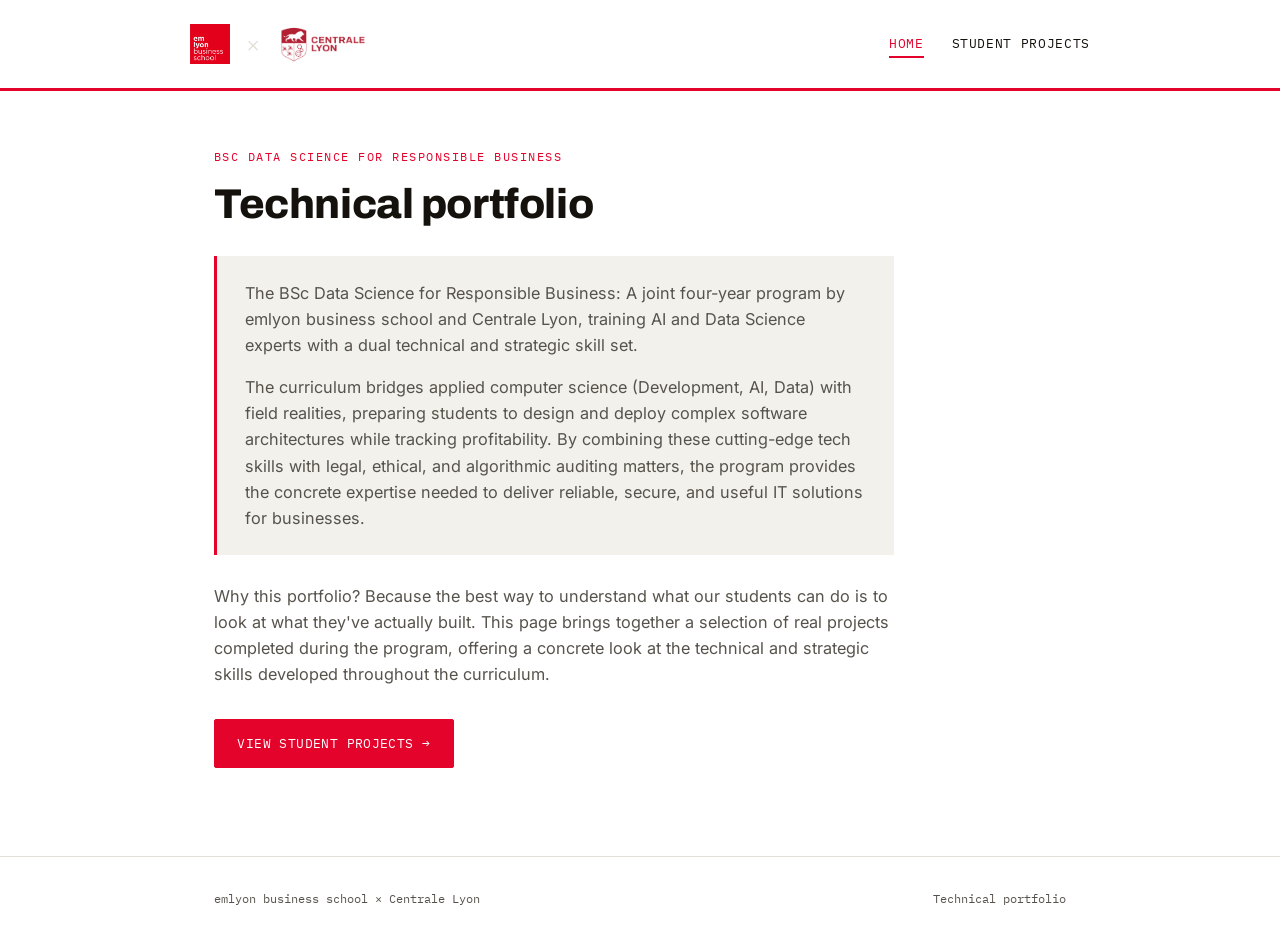
<file: index.html>
<!doctype html>
<html lang="en">
<head>
<meta charset="UTF-8">
<meta name="viewport" content="width=device-width, initial-scale=1">
<title>BSc Data Science for Responsible Business — Student Project Portfolio</title>
<meta name="description" content="Student project portfolio for the BSc Data Science for Responsible Business, a joint program by emlyon business school and Centrale Lyon.">
<meta name="theme-color" content="#E4032B">
<link rel="preconnect" href="https://fonts.googleapis.com">
<link rel="preconnect" href="https://fonts.gstatic.com" crossorigin>
<link href="https://fonts.googleapis.com/css2?family=Archivo:wght@700;800&family=Inter:wght@400;500;600&family=IBM+Plex+Mono:wght@400;500&display=swap" rel="stylesheet">
<link rel="stylesheet" href="style.css">
</head>
<body>
<a class="skip-link" href="#main">Skip to content</a>

<header class="site">
  <div class="wrap header-inner">
    <div class="brand-lockup">
      <img src="assets/logo-emlyon-placeholder.png" alt="emlyon business school">
      <span class="sep">×</span>
      <img src="assets/logo-centrale-placeholder.png" alt="Centrale Lyon">
    </div>
    <nav class="site-nav" aria-label="Primary">
      <a href="index.html" aria-current="page">Home</a>
      <a href="projects.html">Student Projects</a>
    </nav>
  </div>
</header>

<main id="main">
  <div class="wrap intro">
  <p class="eyebrow">BSc Data Science for Responsible Business</p>
      <h1>Technical portfolio</h1>

      <div class="program-desc">
        <p>The BSc Data Science for Responsible Business: A joint four-year program by emlyon business school and
        Centrale Lyon, training AI and Data Science experts with a dual technical and strategic skill set.</p>
        <p style="margin-top:1rem;">The curriculum bridges applied computer science (Development, AI, Data) with
        field realities, preparing students to design and deploy complex software architectures while tracking
        profitability. By combining these cutting-edge tech skills with legal, ethical, and algorithmic auditing
        matters, the program provides the concrete expertise needed to deliver reliable, secure, and useful IT
        solutions for businesses.</p>
      </div>

      <div class="why-portfolio">
        <p>Why this portfolio? Because the best way to understand what our students can do is to look at what
          they've actually built. This page brings together a selection of real projects completed during the
          program, offering a concrete look at the technical and strategic skills developed throughout the
          curriculum.</p>
      </div>

    <div class="cta-row">
      <a class="btn btn-solid" href="projects.html">View student projects →</a>
    </div>
  </div>
</main>

<footer class="site">
  <div class="wrap foot-inner">
    <span>emlyon business school × Centrale Lyon</span>
    <span>Technical portfolio</span>
  </div>
</footer>

</body>
</html>
</file>
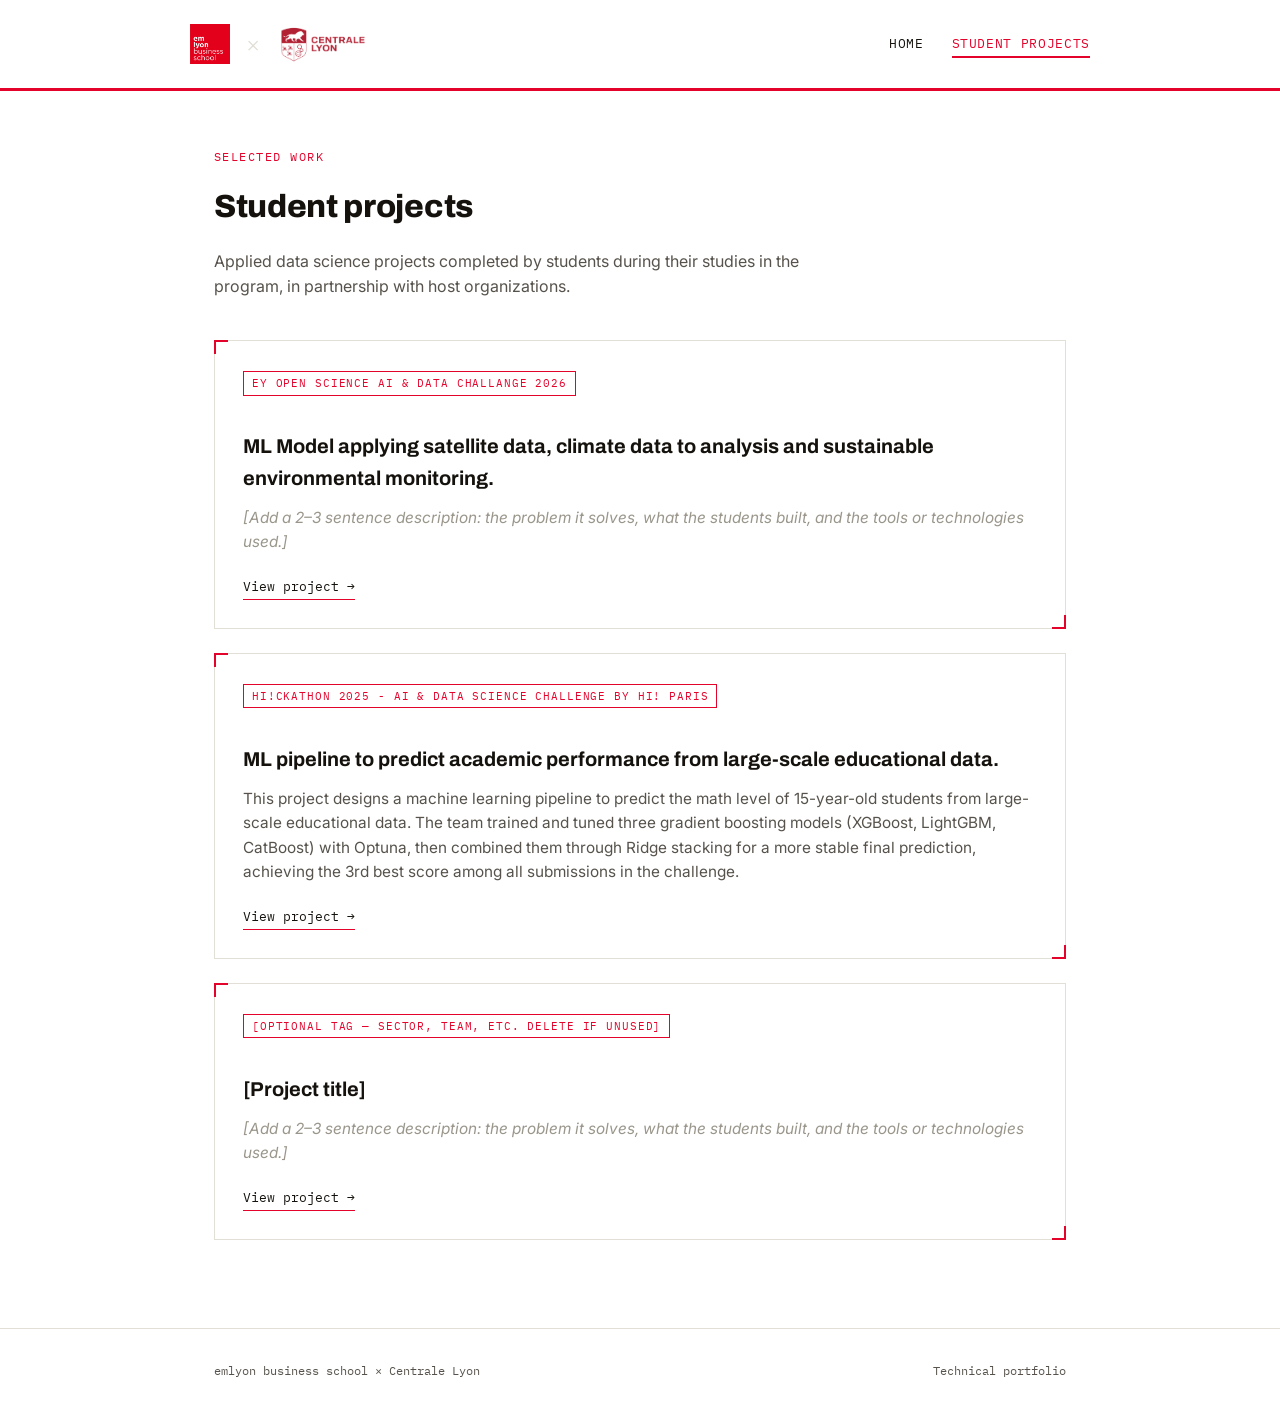
<file: projects.html>
<!doctype html>
<html lang="en">
<head>
<meta charset="UTF-8">
<meta name="viewport" content="width=device-width, initial-scale=1">
<title>Student Projects — BSc Data Science for Responsible Business</title>
<meta name="description" content="Applied data science projects completed by students in the BSc Data Science for Responsible Business, a joint program by emlyon business school and Centrale Lyon.">
<meta name="theme-color" content="#E4032B">
<link rel="preconnect" href="https://fonts.googleapis.com">
<link rel="preconnect" href="https://fonts.gstatic.com" crossorigin>
<link href="https://fonts.googleapis.com/css2?family=Archivo:wght@700;800&family=Inter:wght@400;500;600&family=IBM+Plex+Mono:wght@400;500&display=swap" rel="stylesheet">
<link rel="stylesheet" href="style.css">
</head>
<body>
<a class="skip-link" href="#main">Skip to content</a>

<header class="site">
  <div class="wrap header-inner">
    <div class="brand-lockup">
      <img src="assets/logo-emlyon-placeholder.png" alt="emlyon business school">
      <span class="sep">×</span>
      <img src="assets/logo-centrale-placeholder.png" alt="Centrale Lyon">
    </div>
    <nav class="site-nav" aria-label="Primary">
      <a href="index.html">Home</a>
      <a href="projects.html" aria-current="page">Student Projects</a>
    </nav>
  </div>
</header>

<main id="main">
  <div class="wrap">
    <p class="eyebrow">Selected work</p>
    <h1 style="margin-bottom:1rem;">Student projects</h1>
    <p class="projects-lede">Applied data science projects completed by students during their studies in the
      program, in partnership with host organizations.</p>

    <!--
      ============================================================
      HOW TO ADD A PROJECT — read this before editing
      ============================================================
      Each project is one <article class="proj-card"> block below.
      For every project, edit exactly three things:

      1) TITLE       — replace the text inside <h3>...</h3>
      2) DESCRIPTION — replace the text inside <p class="ph-desc ...">...</p>
                        (also remove the word "placeholder" from
                        class="ph-desc placeholder" once you've added
                        real text, so it no longer displays in italics)
      3) LINK        — replace href="#" with the real project link
                        (a GitHub repo, a live demo, a PDF report, etc.)

      The small tag above the title (<span class="ph-tag">) is optional —
      use it for a sector, team size, or anything short, or delete the
      whole line if you don't need it.

      To add a 4th project, copy one whole <article class="proj-card">
      block (from <article ... > to </article>) and paste it before
      </div> at the end of the .proj-grid section.
      To remove a project, delete its whole <article> block.
      ============================================================
    -->

    <div class="proj-grid">

      <article class="proj-card">
        <span class="ph-tag">EY Open Science AI & Data Challange 2026</span>
        <h3>ML Model applying satellite data, climate data to analysis and sustainable environmental monitoring.</h3>
        <p class="ph-desc placeholder">[Add a 2–3 sentence description: the problem it solves, what the students
          built, and the tools or technologies used.]</p>
        <a class="proj-link" href="#" target="_blank" rel="noopener">View project →</a>
      </article>

      <article class="proj-card">
        <span class="ph-tag">Hi!ckathon 2025 - AI & Data Science challenge by Hi! PARIS</span>
        <h3>ML pipeline to predict academic performance from large-scale educational data.</h3>
        <p class="ph-desc">This project designs a machine learning pipeline to predict the math level of 15-year-old students from large-scale educational
    data. The team trained and tuned three gradient boosting models (XGBoost, LightGBM, CatBoost) with Optuna,
    then combined them through Ridge stacking for a more stable final prediction, achieving the 3rd best score
    among all submissions in the challenge.</p>
        <a class="proj-link" href="https://github.com/gabentho/Hi-ckathon-5---AI-Sustainability" target="_blank" rel="noopener">View project →</a>
      </article>

      <article class="proj-card">
        <span class="ph-tag">[Optional tag — sector, team, etc. Delete if unused]</span>
        <h3>[Project title]</h3>
        <p class="ph-desc placeholder">[Add a 2–3 sentence description: the problem it solves, what the students
          built, and the tools or technologies used.]</p>
        <a class="proj-link" href="#" target="_blank" rel="noopener">View project →</a>
      </article>

    </div>
  </div>
</main>

<footer class="site">
  <div class="wrap foot-inner">
    <span>emlyon business school × Centrale Lyon</span>
    <span>Technical portfolio</span>
  </div>
</footer>

</body>
</html>
</file>
<file: style.css>
/* ============ Tokens ============ */
:root{
  --red:#E4032B;
  --red-deep:#A3001E;
  --ink:#15120D;
  --paper:#FFFFFF;
  --panel:#F2F1EC;
  --panel-line:#E2DFD6;
  --graphite:#57534C;
  --max:900px;
  --display:'Archivo', sans-serif;
  --body:'Inter', sans-serif;
  --mono:'IBM Plex Mono', monospace;
}

/* ============ Reset ============ */
*,*::before,*::after{box-sizing:border-box;}
body{
  margin:0;
  background:var(--paper);
  color:var(--ink);
  font-family:var(--body);
  font-size:16px;
  line-height:1.6;
  -webkit-font-smoothing:antialiased;
}
img,svg{display:block;max-width:100%;}
a{color:inherit;}
h1,h2{font-family:var(--display);margin:0;letter-spacing:-0.01em;font-weight:800;}
p{margin:0;}
ul{margin:0;padding:0;list-style:none;}

a:focus-visible,button:focus-visible{outline:3px solid var(--red);outline-offset:3px;}

.skip-link{
  position:absolute;left:-999px;top:0;background:var(--ink);color:#fff;
  padding:.75rem 1.25rem;z-index:200;font-family:var(--mono);font-size:.85rem;
}
.skip-link:focus{left:1rem;top:1rem;}

.wrap{max-width:var(--max);margin:0 auto;padding:0 1.5rem;}

.eyebrow{
  font-family:var(--mono);font-size:.78rem;letter-spacing:.12em;text-transform:uppercase;
  color:var(--red);margin-bottom:.9rem;
}

/* ============ Header / logos ============ */
header.site{border-bottom:3px solid var(--red);}
.header-inner{
  display:flex;align-items:center;justify-content:space-between;
  padding:1.5rem 0;gap:1.5rem;flex-wrap:wrap;
}
.brand-lockup{display:flex;align-items:center;gap:1rem;}
.brand-lockup img{height:40px;width:auto;}
.brand-lockup .sep{color:var(--panel-line);font-size:1.4rem;font-weight:300;}
nav.site-nav{display:flex;gap:1.75rem;}
nav.site-nav a{
  font-family:var(--mono);font-size:.82rem;text-transform:uppercase;letter-spacing:.05em;
  text-decoration:none;color:var(--ink);position:relative;padding-bottom:2px;
}
nav.site-nav a::after{content:"";position:absolute;left:0;bottom:-2px;width:0;height:2px;background:var(--red);transition:width .2s ease;}
nav.site-nav a:hover::after,nav.site-nav a[aria-current="page"]::after{width:100%;}
nav.site-nav a[aria-current="page"]{color:var(--red);}

/* ============ Buttons ============ */
.btn{
  display:inline-flex;align-items:center;gap:.5rem;
  padding:.8rem 1.4rem;
  font-family:var(--mono);font-size:.82rem;letter-spacing:.03em;text-transform:uppercase;
  text-decoration:none;border-radius:2px;
  border:1.5px solid var(--ink);transition:transform .15s ease, background .15s ease, color .15s ease;
}
.btn-solid{background:var(--red);border-color:var(--red);color:#fff;}
.btn-solid:hover{background:var(--red-deep);border-color:var(--red-deep);transform:translateY(-2px);}
.btn-outline{background:transparent;color:var(--ink);}
.btn-outline:hover{background:var(--ink);color:#fff;transform:translateY(-2px);}

/* ============ Page hero / intro ============ */
main{padding:3.5rem 0 4.5rem;}
.intro h1{font-size:clamp(1.9rem,4vw,2.6rem);line-height:1.12;max-width:20ch;}
.program-desc{
  margin-top:1.75rem;background:var(--panel);border-left:3px solid var(--red);
  padding:1.5rem 1.75rem;color:var(--graphite);font-size:1.02rem;max-width:68ch;
}
.intro .cta-row{margin-top:2rem;display:flex;gap:1rem;flex-wrap:wrap;}

/* ============ Projects ============ */
.projects-lede{max-width:60ch;color:var(--graphite);margin-bottom:2.5rem;}
.proj-grid{display:grid;grid-template-columns:1fr;gap:1.5rem;}
.proj-card{
  position:relative;
  background:#fff;border:1px solid var(--panel-line);padding:1.75rem;
}
.proj-card::before,.proj-card::after{content:"";position:absolute;width:14px;height:14px;}
.proj-card::before{top:-1px;left:-1px;border-top:2px solid var(--red);border-left:2px solid var(--red);}
.proj-card::after{bottom:-1px;right:-1px;border-bottom:2px solid var(--red);border-right:2px solid var(--red);}
.proj-card .ph-tag{
  display:inline-block;font-family:var(--mono);font-size:.68rem;text-transform:uppercase;letter-spacing:.08em;
  color:var(--red);border:1px solid var(--red);padding:.15rem .5rem;margin-bottom:.9rem;
}
.proj-card h3{font-family:var(--display);font-size:1.25rem;font-weight:700;margin-bottom:.75rem;}
.proj-card .ph-desc{color:var(--graphite);font-size:.96rem;margin-bottom:1.1rem;}
.proj-card .ph-desc.placeholder{font-style:italic;color:#9A968B;}
.proj-card .proj-link{
  display:inline-flex;align-items:center;gap:.4rem;
  font-family:var(--mono);font-size:.82rem;text-decoration:none;color:var(--ink);
  border-bottom:1.5px solid var(--red);padding-bottom:2px;
}
.proj-card .proj-link:hover{color:var(--red-deep);}

/* ============ Footer ============ */
footer.site{border-top:1px solid var(--panel-line);padding:2rem 0;margin-top:1rem;}
.foot-inner{display:flex;justify-content:space-between;flex-wrap:wrap;gap:1rem;
  font-family:var(--mono);font-size:.78rem;color:var(--graphite);}

.why-portfolio{
  margin-top:1.75rem;
  color:var(--graphite);
  font-size:1.02rem;
  max-width:68ch;
}

/* ============ Responsive ============ */
@media (max-width:640px){
  .header-inner{flex-direction:column;align-items:flex-start;}
  .brand-lockup img{height:32px;}
}
</file>
